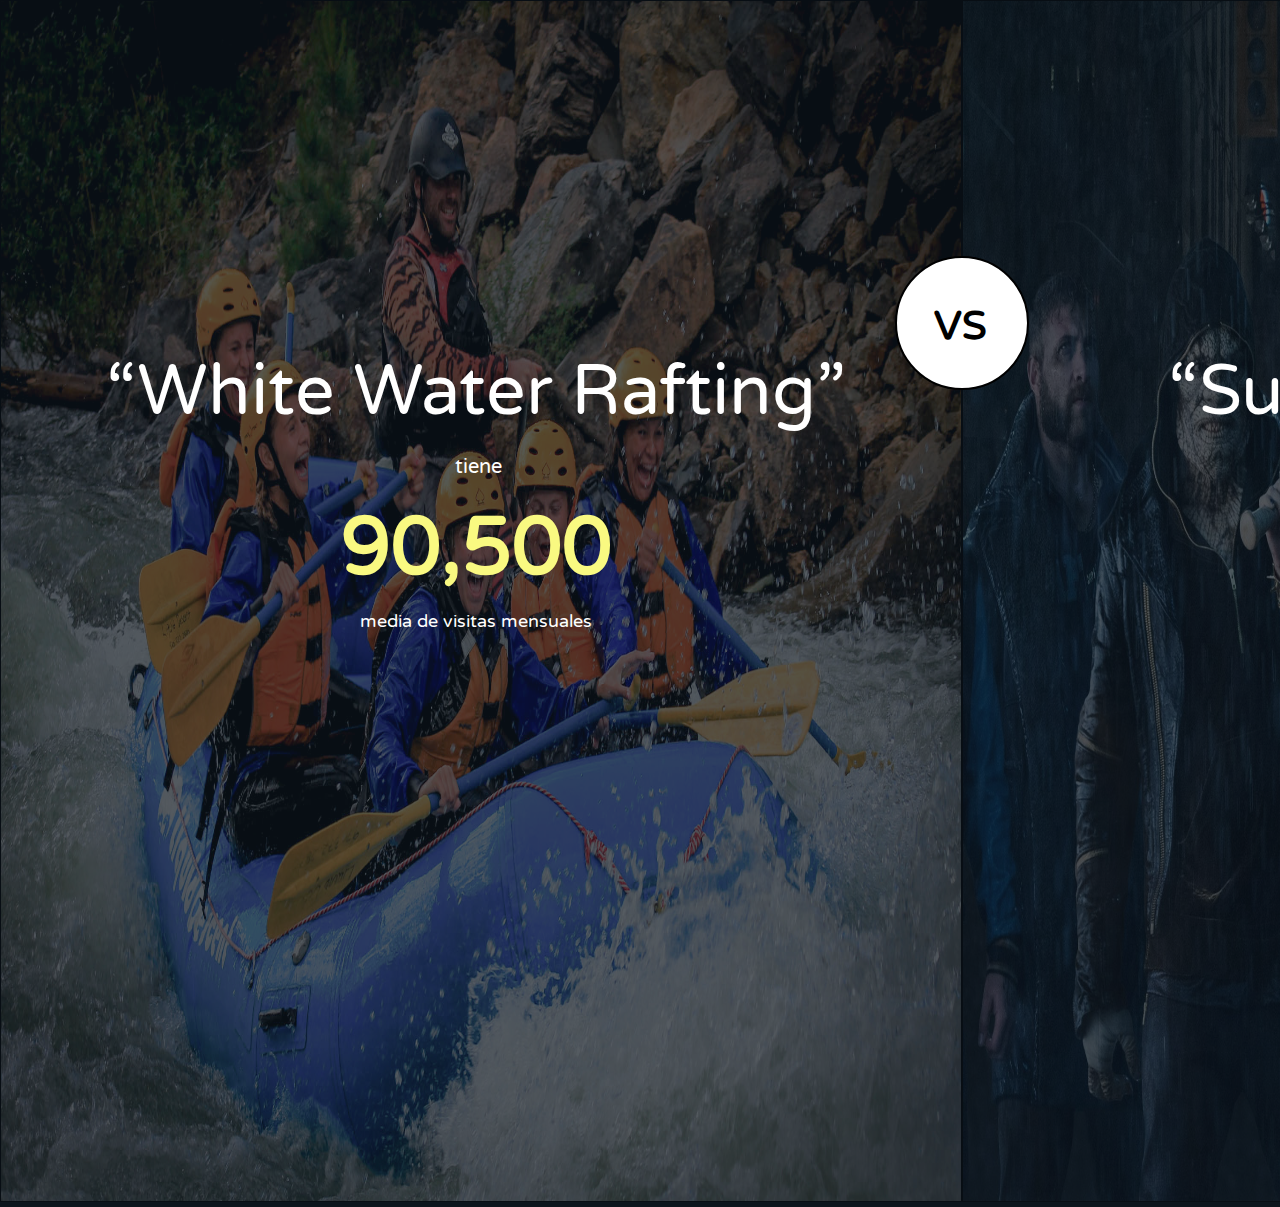
<file: HIGHER OR LOWER V2/clasico/clasico.html>
<!DOCTYPE html>
<html lang="en">
<head>
    <meta charset="UTF-8">
    <meta name="viewport" content="width=device-width, initial-scale=1.0">
    <title>Higher Lower V.2</title>
    <link rel="preconnect" href="https://fonts.googleapis.com">
    <link rel="preconnect" href="https://fonts.gstatic.com" crossorigin>
    <link href="https://fonts.googleapis.com/css2?family=DM+Sans:ital,opsz,wght@0,9..40,100..1000;1,9..40,100..1000&family=Montserrat:ital,wght@0,100..900;1,100..900&family=Onest:wght@100..900&family=Roboto:ital,wght@0,100;0,300;0,400;0,500;0,700;0,900;1,100;1,300;1,400;1,500;1,700;1,900&family=Varela+Round&display=swap" rel="stylesheet">
    <link rel="stylesheet" href="clasico.css">

</head>
<body class="fade-in1">
    <div class="clasico" id="clasico"></div>
<div class="flex">
    <div class="div1">
        <div class="texto-img-1">
            “<div class="texto-img-1-dentro" id="texto-img-1-dentro">
                AS
            </div>”
            

        </div>
        <div class="texto-img-1-a">tiene</div>
       
        <div class="div-numero-visitas-1">
            <div class="numeroVisitas-1" id="numeroVisitas-1">
                1,0000
        </div> 
        </div>

        <div class="texto-inferior-1">media de visitas mensuales</div>

        <div class="div-numero-visitas-2" id="div-numero-visitas-2" style="display:none">
            <div class="numeroVisitas-1" id="numeroVisitas-2">
                
        </div> 
        </div>

        <div class="texto-inferior-2" id="texto-inferior-2" style="display: none;">media de visitas mensuales</div>

        <div class="contadorGanadas">Puntuación: 
            <div class="puntuacion" id="puntuacion">0</div>
        </div>

        
        
        
        <div class="texto-img-2">
            “<div class="texto-img-2-dentro" id="texto-img-2-dentro">
                As
            </div>”
        </div>
        
        <div class="texto-img-2-a">tiene</div>
        <div class="vs" id="vs1" style="display:block"><div class="vsDentro">VS</div></div> 
        <div class="vs2" id="vs2" ><div class="vsDentro1"><img src="../img/tick-removebg-preview.png" width="100px"></div></div>
        <div class="vs3" id="vs3" ><div class="vsDentro1"><img src="../img/cruz.png" width="100px"></div></div>

       

        
        <!--Botones parte derecha-->
        <div class="botones-flex" id="botones" style="display:block">
            <button class="boton1" id="boton1">
                <div class="contenidoBoton">
                    <div class="textoDentroBoton1" id="textoDentroBoton1">
                        Más
                    </div>
                    <div class="triangulo1" id="triangulo1">
                        ▲
                    </div>
                    
                </div>
                </button>
            <button class="boton2" id="boton2"> 
                <div class="contenidoBoton">
                <div class="textoDentroBoton1" id="textoDentroBoton2">
                    Menos
                </div>
                <div class="triangulo2" id="triangulo2">
                    ▼
                </div>
                
            </button>
            <div class="visitas">visitas que 
                <div class="texto-Visitas" id="texto-Visitas"> Amazon</div>
            </div>
        </div>

        <img src="../index/imgArrayItems/sport.png" id="foto1" class="imagen" height="1200px" width="960px">
        
    </div>
        <img src="../index/imgArrayItems/as.png" id="foto2" class="imagen" height="1200px" width="960px">
   

    </div>
</div>

<script src="../script.js"></script>
<script src="clasico.js"></script>
</body>
</html>
</file>
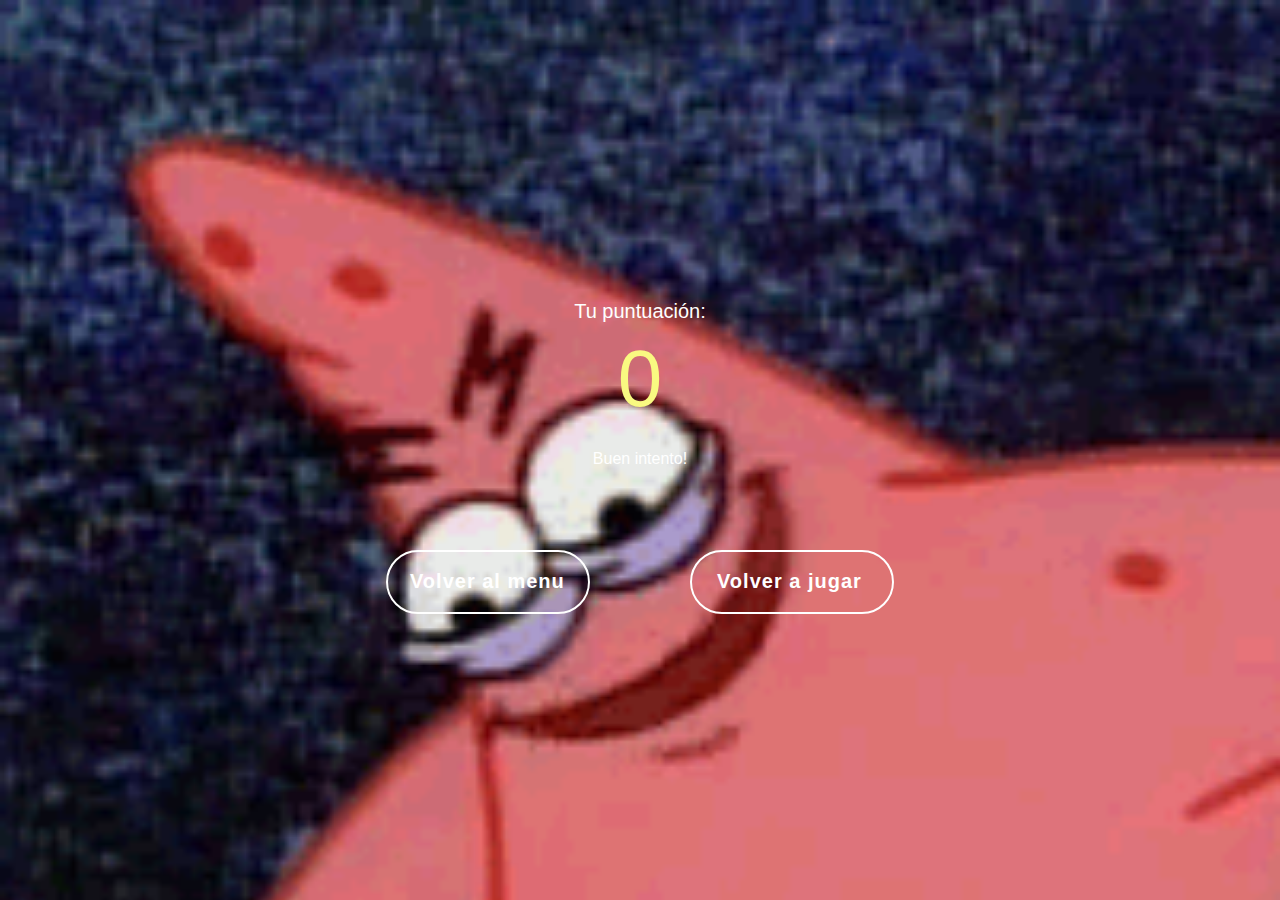
<file: HIGHER OR LOWER V2/menuPerdida/menuPerdida.html>
<!DOCTYPE html>
<html lang="en">
<head>
    <meta charset="UTF-8">
    <meta name="viewport" content="width=device-width, initial-scale=1.0">
    <title>Higher Lower V.2</title>
    <link rel="stylesheet" href="menuPerdida.css">
    <link rel="preconnect" href="https://fonts.googleapis.com">
<link rel="preconnect" href="https://fonts.gstatic.com" crossorigin>
<link href="https://fonts.googleapis.com/css2?family=DM+Sans:ital,opsz,wght@0,9..40,100..1000;1,9..40,100..1000&family=Montserrat:ital,wght@0,100..900;1,100..900&family=Onest:wght@100..900&family=Roboto:ital,wght@0,100;0,300;0,400;0,500;0,700;0,900;1,100;1,300;1,400;1,500;1,700;1,900&display=swap" rel="stylesheet">

</head>
<body id="body">
    
    <div class="menu" id="menu1"> </div>
    <div class="tuScore">Tu puntuación:
    
        <div class="puntuacion" id="puntuacion1">0</div>
    
    </div>

    <div class="botonesMenu"></div>

    <div class="textoPerdida">Buen intento!</div>

    <div class="flex">

        <div class="button">
            <div class="texto1" id="boton1">
                Volver al menu

            </div>
        </div>

        <div class="button">
            <div class="texto2" id="boton2">
                Volver a jugar

            </div>
        </div>

    </div>
    <script src="../script.js"></script>
    <script src="script.js"></script>
</body>
</html>
</file>
<file: HIGHER OR LOWER V2/clasico/clasico.css>
body{
    margin: 0;
    padding: 0;
    background-color: #0C151D;
    font-family: "Varela Round", sans-serif;
  font-weight: 400;
    font-style: normal;
    color: white;
    flex-direction: column;
    overflow: hidden;

}

.flex{
    margin-top: 0.4px;
    display: flex;
}

.imagen{
    opacity: 0.3;
    border: 1px solid black;
}

.fade-in{
    opacity: 0; /* Empieza invisible */
    animation: fadeInAnimation 1s ease-in forwards; /* Aplica la animación */
}

@keyframes fadeInAnimation {
    from {
        opacity: 0;
    }
    to {
        opacity: 1;
    }
}

.texto-img-1{
   position: absolute;
   display: flex; 
   font-size: 70px;  
   margin-top: 350px;
   margin-left: 100px;
   z-index: 1;
    width: 750px;
    justify-content: center;
    align-items: center;
}
.texto-img-2{
    position: absolute;
   display: flex; 
   font-size: 70px;  
   margin-top: 350px;
   margin-left: 1058px;
   z-index: 1;
   width: 750px;
   justify-content: center;
    align-items: center;
}

.texto-img-1-dentro{
    text-align: center;
    font-weight: 500;
}
.texto-img-2-dentro{
    text-align: center;
    font-weight: 500;
}
.texto-img-1-a{
    position: absolute;
    display: flex; 
    font-size: 20px;  
    margin-top: 455px;
    margin-left: 455px;
    z-index: 1; 
}
.texto-img-2-a{
    position: absolute;
    display: flex; 
    font-size: 20px;  
    margin-top: 455px;
    margin-left: 1413px;
    z-index: 1; 
}
.div-numero-visitas-1{
    position: absolute;
    display: flex; 
    font-size: 80px;  
    margin-top: 500px;
    margin-left: 376px;
    color: rgb(249, 249, 129);
    z-index: 1; 
    width: 200px;
    justify-content: center;
    align-items: center;
    
}
.div-numero-visitas-2{
    position: absolute;
    display: flex; 
    font-size: 80px;  
    margin-top: 500px;
    margin-left: 1137px;
    color: rgb(249, 249, 129);
    z-index: 1; 
    width: 600px;
    justify-content: center;
    align-items: center;
    
}
.numeroVisitas-1{
    text-align: center;
    font-weight: 600;
}
.contadorGanadas{
    position: absolute;
    display: flex;
    z-index: 1;
    margin-left: 1730px;
    margin-top: 900px;
    width: 200px;
    height: 50px;
    color: white;
    font-size: 24px;
}
.texto-inferior-1{
    position: absolute;
    display: flex; 
    font-size: 18px;  
    margin-top: 610px;
    margin-left: 360px;
    z-index: 1; 
}
.texto-inferior-2{
    position: absolute;
    display: flex; 
    font-size: 18px;  
    margin-top: 610px;
    margin-left: 1320px;
    z-index: 1; 
}
.botones-flex{
    width: 295px;
    position: absolute;
    height: 200px;
    margin-left: 1290px;
    margin-top: 500px;
text-align: center;
z-index: 1; 

    
}
.boton1{
    width: 190px;
    height: 55px;
    border-radius: 50px;
    border: 1px solid black;
    display: inline-block;
    margin-top: 10px;
    border: 2px solid white;
    background-color: transparent;
    color: rgb(249, 249, 129);
    font-size: 20px;
    font-weight: 500;
    transition: 0.5s all ease;
    cursor:pointer;

}
.boton2{
    width: 190px;
    height: 55px;
    border-radius: 50px;
    border: 1px solid black;
    display: inline-block;
    margin-top: 10px;
    border: 2px solid white;
    background-color: transparent;
    color: rgb(249, 249, 129);
    font-size: 20px;
    font-weight: 500;
    transition: 0.5s all ease;
    cursor:pointer;

}

.visitas{
    margin-top: 10px;
    display: flex;
justify-content: center;
}
.contenidoBoton{
    display: flex;
}
.textoDentroBoton1{
    margin-left: 45px;
}
.triangulo1{
    color: white;
    font-size: 20px;
    margin-left: 40px;
}
.triangulo2{
    color: white;
    font-size: 20px;
    margin-left: 18px;
}
.vs{
    position: absolute;
    height: 130px;
    width:130px; 
    background-color: rgb(255, 255, 255);
    border-radius: 50%;
    z-index: 1;
    margin-left: 895px;
    border: 2px solid black;
    margin-top: 20%;
    display: flex;

}
.vs2{
    position: absolute;
    height: 130px;
    width:130px; 
    background-color: rgb(158, 226, 124);
    border-radius: 50%;
    z-index: 1;
    margin-left: 895px;
    border: 2px solid black;
    margin-top: 20%;
    display: flex;
    opacity: 0;
    transition: opacity 1s;
}
.vs3{
    position: absolute;
    height: 130px;
    width:130px; 
    background-color: rgb(230, 110, 110);
    border-radius: 50%;
    z-index: 1;
    margin-left: 895px;
    border: 2px solid black;
    margin-top: 20%;
    display: flex;
    opacity: 0;
    transition: 1s;
}
.vsDentro{
    position: absolute;
    margin-top: 44px;
    margin-left: 37px;
    font-size: 40px;
    font-weight: 600;
    color: black;
}
.vsDentro1{
    position: absolute;
    margin-top: 18px;
    margin-left: 16px;
    font-size: 40px;
    font-weight: 600;
    color: black;
}
.texto-Visitas{
    margin-left: 4px;
}
</file>
<file: HIGHER OR LOWER V2/menuPerdida/menuPerdida.css>
body{
    margin: 0;
    padding: 0;
    
    background-image: url() ;

    background-size: cover;
    font-family: "Varela Round", sans-serif;
    font-weight: 400;
    font-style: normal;
    color: white;
    flex-direction: column;
    overflow: hidden;
    height: 100vh;
}
.tuScore{
    position: absolute;
    text-align: center;
    width: 100%;
    margin-top: 300px;
    font-size: 20px;
}
.puntuacion{
    margin-top: 10px;
    font-size: 80px;
    color: rgb(249, 249, 129);
}
.textoPerdida{
    position: absolute;
    width: 100%;
    margin-top: 450px;
    text-align: center;
}
.button{
    display: flex;
    
    background-color: transparent;
    width: 200px;
    font-size: 22px;
    height: 60px;
    border-radius: 50px;
    font-weight: 400;
    letter-spacing: 1px;
    transition: 0.5s all ease;  
    border: 2px solid white;
    
}
.flex{
    display: flex;
    width: 100%;
    position: absolute;
    margin-top: 550px;
    align-items: center;
    justify-content: center;
    gap: 100px;
}
.texto1{
    position: absolute;
    margin-left: 22px;
    margin-top: 18px;
    font-size: 20px;
    font-weight: 600;
}
.texto2{
    position: absolute;
    margin-left: 25px;
    margin-top: 18px;
    font-size: 20px;
    font-weight: 600;

}

.button:hover{
    background-color: white;
    color: black;
    cursor: pointer;
}
</file>
